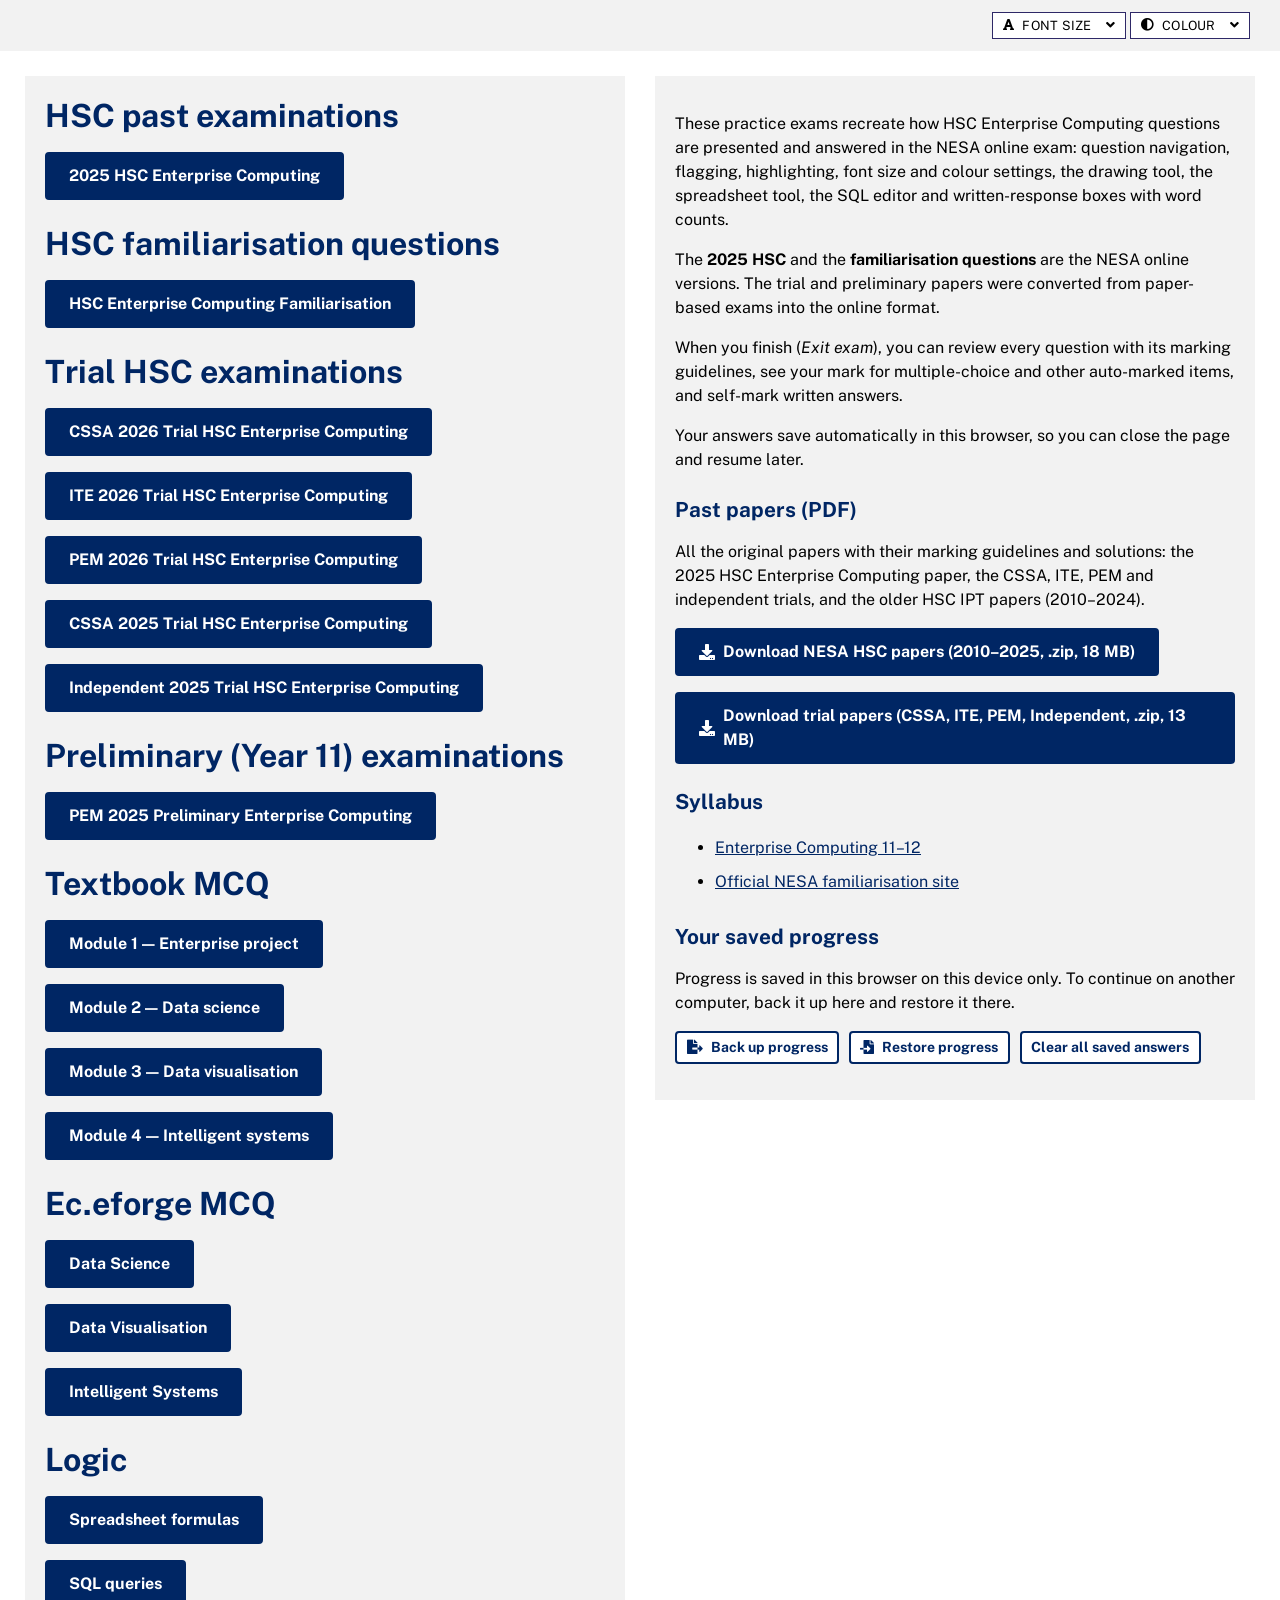
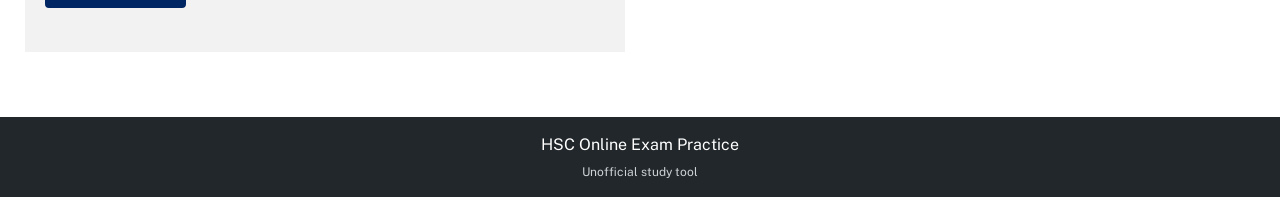
<file: index.html>
<!doctype html>
<html lang="en">
<head>
  <meta charset="utf-8">
  <meta name="viewport" content="width=device-width, initial-scale=1">
  <title>Enterprise Computing</title>
  <link rel="icon" type="image/png" href="img/favicon.png?v=20261103">
  <link rel="preconnect" href="https://fonts.googleapis.com">
  <link rel="stylesheet" href="https://fonts.googleapis.com/css2?family=Public+Sans:ital,wght@0,300;0,400;0,500;0,600;0,700;1,400&display=swap">
  <link rel="stylesheet" href="https://cdnjs.cloudflare.com/ajax/libs/font-awesome/5.15.4/css/all.min.css">
  <link rel="stylesheet" href="css/nesa.css">
  <script src="js/common.js"></script>
</head>
<body>
  <div class="access-bar" id="access-bar"></div>

  <main class="landing">
    <section class="panel" id="exam-sections"></section>
    <section class="panel">
      <p>These practice exams recreate how HSC Enterprise Computing questions are presented and answered in the NESA online exam:
        question navigation, flagging, highlighting, font size and colour settings, the drawing tool, the spreadsheet tool,
        the SQL editor and written-response boxes with word counts.</p>
      <p>The <strong>2025 HSC</strong> and the <strong>familiarisation questions</strong> are the NESA online versions. The trial and
        preliminary papers were converted from paper-based exams into the online format.</p>
      <p>When you finish (<em>Exit exam</em>), you can review every question with its marking guidelines, see your mark for
        multiple-choice and other auto-marked items, and self-mark written answers.</p>
      <p>Your answers save automatically in this browser, so you can close the page and resume later.</p>
      <h3 style="margin-top:1.5rem">Past papers (PDF)</h3>
      <p>All the original papers with their marking guidelines and solutions: the 2025 HSC Enterprise Computing paper,
        the CSSA, ITE, PEM and independent trials, and the older HSC IPT papers (2010–2024).</p>
      <div class="exam-list" style="align-items:flex-start">
        <a class="nsw-button nsw-button--dark" href="downloads/NESA-HSC-Papers.zip" download><i class="fas fa-download"></i> Download NESA HSC papers (2010–2025, .zip, 18 MB)</a>
        <a class="nsw-button nsw-button--dark" href="downloads/Trial-Papers.zip" download><i class="fas fa-download"></i> Download trial papers (CSSA, ITE, PEM, Independent, .zip, 13 MB)</a>
      </div>
      <h3 style="margin-top:1.5rem">Syllabus</h3>
      <ul>
        <li><a href="https://curriculum.nsw.edu.au/learning-areas/tas/enterprise-computing-11-12-2022" target="_blank" rel="noopener">Enterprise Computing 11–12</a></li>
        <li><a href="https://fam.hsconline.nesa.nsw.edu.au/" target="_blank" rel="noopener">Official NESA familiarisation site</a></li>
      </ul>
      <h3 style="margin-top:1.5rem">Your saved progress</h3>
      <p>Progress is saved in this browser on this device only. To continue on another computer, back it up here and restore it there.</p>
      <p id="storage-warning" class="hidden" style="color:#b81237;font-weight:600">This browser is blocking saving for this site (for example a private/incognito window), so answers won't be kept after you close it.</p>
      <p style="display:flex;gap:.6rem;flex-wrap:wrap">
        <button class="nsw-button nsw-button--dark-outline nsw-button--small" id="backup"><i class="fas fa-file-export"></i> Back up progress</button>
        <button class="nsw-button nsw-button--dark-outline nsw-button--small" id="restore"><i class="fas fa-file-import"></i> Restore progress</button>
        <button class="nsw-button nsw-button--dark-outline nsw-button--small" id="clear-all">Clear all saved answers</button>
        <input type="file" id="restore-file" accept=".json,application/json" class="hidden">
      </p>
    </section>
  </main>

  <footer class="site-footer">HSC Online Exam Practice<small>Unofficial study tool</small></footer>

  <script>
    document.getElementById('access-bar').append(makeFontSizeButton(), makeColourButton());

    function statusText(id) {
      var s = store.get('exam:' + id, null);
      if (!s) return '';
      if (s.finished) {
        var r = s.result || {};
        return '<span class="done"><i class="fas fa-check-circle"></i> Completed</span>' + (r.total != null ? ' — ' + r.got + ' / ' + r.total + ' marks' + (r.pending ? ' (' + r.pending + ' marks to self-mark)' : '') : '');
      }
      var n = Object.keys(s.responses || {}).filter(function (k) { var v = s.responses[k]; return v != null && v !== ''; }).length;
      var txt = '<span class="progress"><i class="fas fa-hourglass-half"></i> In progress</span> — ' + n + ' response' + (n === 1 ? '' : 's') + ' saved';
      if (s.score) txt += ' · <span class="n-right"><i class="fas fa-check"></i> ' + s.score.correct + ' correct</span> · <span class="n-wrong"><i class="fas fa-times"></i> ' + s.score.wrong + ' wrong</span>';
      return txt;
    }

    var root = document.getElementById('exam-sections');
    CATALOG.forEach(function (sec) {
      root.appendChild(el('<h2>' + escapeHtml(sec.section) + '</h2>'));
      var list = el('<div class="exam-list"></div>');
      sec.exams.forEach(function (x) {
        list.appendChild(el('<div class="exam-row"><a class="nsw-button nsw-button--dark" href="exam.html?id=' + x.id + '">' + escapeHtml(x.title) + '</a><span class="exam-status">' + statusText(x.id) + '</span></div>'));
      });
      root.appendChild(list);
    });

    if (!store.available()) document.getElementById('storage-warning').classList.remove('hidden');
    document.getElementById('backup').addEventListener('click', function () {
      var data = { app: 'epc-practice', saved: new Date().toISOString(), data: store.exportAll() };
      var a = document.createElement('a');
      a.href = URL.createObjectURL(new Blob([JSON.stringify(data)], { type: 'application/json' }));
      a.download = 'epc-practice-progress-' + new Date().toISOString().slice(0, 10) + '.json';
      document.body.appendChild(a); a.click(); setTimeout(function () { URL.revokeObjectURL(a.href); a.remove(); }, 2000);
    });
    var fileInput = document.getElementById('restore-file');
    document.getElementById('restore').addEventListener('click', function () { fileInput.value = ''; fileInput.click(); });
    fileInput.addEventListener('change', function () {
      var f = fileInput.files[0]; if (!f) return;
      f.text().then(function (txt) {
        var obj = JSON.parse(txt);
        if (!obj || obj.app !== 'epc-practice' || !obj.data) throw new Error('not a progress backup');
        if (!confirm('Restore progress from ' + (obj.saved || 'this file').slice(0, 10) + '? Saved answers for the exams in the backup will be replaced.')) return;
        var n = store.importAll(obj.data);
        alert('Restored ' + n + ' saved item(s).'); location.reload();
      }).catch(function () { alert('That file is not a progress backup from this site.'); });
    });
    document.getElementById('clear-all').addEventListener('click', function () {
      if (!confirm('Delete all saved answers and results for every exam on this computer?')) return;
      CATALOG.forEach(function (sec) { sec.exams.forEach(function (x) { store.remove('exam:' + x.id); }); });
      location.reload();
    });
  </script>
</body>
</html>
</file>
<file: css/nesa.css>
/* HSC online exam practice — styles modelled on the NESA online exam platform (nesa.css / exam.css / toolbar). */
:root {
  --navy: #002664;
  --navy-2: #2e2867;
  --blue: #146cfd;
  --light-blue: #8ce0ff;
  --grey-bg: #f2f2f2;
  --fg: #000000;            /* changed by the COLOUR menu */
  --bg: #ffffff;
  --ui-scale: 1;            /* changed by the FONT SIZE menu */
  --accordian-header-background: #f8f9fa;
  --accordian-border-foreground: #989898;
  --slideshow-arrow-foreground: #146cfd;
}
* { box-sizing: border-box; }
html { font-size: calc(16px * var(--ui-scale)); }
body {
  margin: 0; font-family: 'Public Sans', Arial, sans-serif; font-weight: 400; font-size: 1rem;
  color: var(--fg); background-color: var(--bg); line-height: 1.5;
}
h1 { font-weight: 500; font-size: 1.75em; color: var(--navy); margin: 0; }
h2 { color: var(--navy); font-weight: 700; font-size: 2rem; margin: 0 0 1rem; line-height: 1.25; }
h3 { font-weight: 700; font-size: 1.3em; line-height: 1.33; color: var(--navy); margin: 0 0 10px; }
a { color: var(--navy); }
ul, ol { margin-top: 16px; margin-bottom: 16px; }
li { padding-top: 5px; padding-bottom: 5px; }
img { border: 0; max-width: 100%; }
select, input, textarea, button { font-family: inherit; font-size: inherit; }
.hidden { display: none !important; }
.clickable { cursor: pointer; }

/* ---------- buttons (NSW design system) ---------- */
.nsw-button {
  display: inline-flex; align-items: center; justify-content: center; gap: .5rem;
  font-weight: 700; font-size: 1rem; line-height: 1.5; border-radius: 4px; padding: .625rem 1.375rem;
  border: 2px solid transparent; cursor: pointer; text-decoration: none; min-width: 8rem;
  transition: background .1s;
}
.nsw-button--dark { background: var(--navy); color: #fff; border-color: var(--navy); }
.nsw-button--dark:hover { background: #1a3b73; }
.nsw-button--dark-outline { background: #fff; color: var(--navy); border-color: var(--navy); }
.nsw-button--dark-outline:hover { background: #e6e9f0; }
.nsw-button--light { background: #cbedfd; color: var(--navy); border-color: #cbedfd; }
.nsw-button--danger { background: #b81237; color: #fff; border-color: #b81237; }
.nsw-button:disabled { opacity: .45; cursor: default; }
.nsw-button--small { padding: .25rem .6rem; min-width: auto; font-size: .875rem; }

/* ---------- landing page ---------- */
.site-header { background: #fff; border-bottom: 1px solid #dee3e5; }
.site-header-inner { display: flex; align-items: center; gap: 1.5rem; padding: 1.25rem 30px; }
.site-logo { width: 64px; height: 64px; border-radius: 8px; background: var(--navy); color: #fff; display: grid; place-items: center; font-weight: 800; font-size: 1.1rem; letter-spacing: .5px; }
.site-title { font-size: 1.5rem; font-weight: 700; color: var(--navy); }
.site-subtitle { font-size: .9rem; color: #495054; }
.access-bar { background: var(--grey-bg); padding: .75rem 30px; display: flex; justify-content: flex-end; gap: .25rem; }
.landing { display: grid; grid-template-columns: 1fr 1fr; gap: 30px; padding: 25px; align-items: start; }
.panel { background: var(--grey-bg); padding: 20px; }
.exam-list { display: flex; flex-direction: column; gap: 1rem; margin-bottom: 1.5rem; }
.exam-row { display: flex; align-items: center; gap: 1.25rem; flex-wrap: wrap; }
.exam-row .nsw-button { justify-content: flex-start; text-align: left; }
.exam-status { font-size: .95rem; color: #333; }
.exam-status .done { color: #00804f; font-weight: 600; }
.exam-status .progress { color: #9c5d00; font-weight: 600; }
.exam-status .n-right { color: #00804f; font-weight: 600; }
.exam-status .n-wrong { color: #b81237; font-weight: 600; }
.landing h2 + .exam-list { margin-top: 0; }
.notice { font-size: .9rem; color: #444; border-left: 4px solid var(--blue); padding: .5rem .75rem; background: #fff; }
.site-footer { background: #22272b; color: #fff; text-align: center; padding: 16px 0; margin-top: 40px; }
.site-footer small { font-size: .75em; display: block; margin-top: 6px; color: #cdd3d6; }
@media (max-width: 900px) { .landing { grid-template-columns: 1fr; } }

/* ---------- exam header / intro ---------- */
.exam-header { background: var(--navy); color: #fff; display: flex; align-items: center; justify-content: space-between; padding: 0 25px; height: 54px; }
.exam-header-title { font-weight: 700; font-size: 1.05rem; }
.exam-header-right { display: flex; align-items: center; gap: 1rem; font-weight: 700; }
.timer-chip { background: #fff; color: var(--navy); border-radius: 3px; padding: .1rem .6rem; font-weight: 700; font-variant-numeric: tabular-nums; display: inline-flex; align-items: center; gap: .4rem; }
.timer-chip.warn { background: #ffe6ea; color: #b81237; }
.phase-label { font-weight: 400; font-size: .95rem; }
.hdr-exit { background: transparent; color: #fff; border: 1.5px solid #fff; border-radius: 3px; padding: .15rem .7rem; font-weight: 700; font-size: .9rem; cursor: pointer; display: inline-flex; align-items: center; gap: .4rem; }
.hdr-exit:hover { background: #fff; color: var(--navy); }
.intro { display: grid; grid-template-columns: 1fr 1fr; gap: 30px; padding: 25px; }
.intro h2 { font-weight: 400; font-size: 1.85rem; }
.intro h3 { font-weight: 600; font-size: 1.35rem; margin-top: 1.25rem; }
.intro .feature.aqua { background: #d0eeee; padding: 16px 20px; }
.intro .feature.aqua h3 { color: #000; font-weight: 400; margin: 0 0 .3rem; }
.intro .feature.aqua ul { margin: 0; padding-left: 1rem; }
.intro .feature.aqua li { padding: 2px 0; }
.intro-right { background: var(--grey-bg); align-self: start; padding-bottom: 20px; }
.intro-actions { padding: 16px 16px 0; display: flex; flex-direction: column; gap: 1rem; align-items: flex-start; }
.mode-choice { display: flex; flex-direction: column; gap: .4rem; }
.mode-choice label { display: flex; gap: .5rem; align-items: flex-start; cursor: pointer; }
.mode-choice input { margin-top: .35rem; }
.mode-choice small { color: #555; display: block; }
.resume-note { font-size: .95rem; color: #333; }
@media (max-width: 900px) { .intro { grid-template-columns: 1fr; } }

/* ---------- navigation bar + toolbar ---------- */
.nav-bar { background: var(--grey-bg); display: flex; align-items: center; padding: 0 20px; position: relative; z-index: 20; min-height: 59px; }
.nav-wrapper { flex: 1 1 auto; display: flex; align-items: center; gap: 0; user-select: none; overflow: hidden; padding: 14px 0 10px; }
.nav-elems { display: flex; flex-wrap: nowrap; gap: 5px; }
.nav-elem {
  background: #fff; border: 1px solid var(--navy); color: var(--navy); width: 2em; min-width: 2em; height: 2em;
  display: inline-flex; align-items: center; justify-content: center; cursor: pointer; position: relative; font-size: 1rem;
}
.nav-elem:focus { box-shadow: 0 0 3px var(--navy); outline: none; }
.nav-elem-current { background: var(--navy); color: #fff; }
.nav-elem-current::after { content: ''; position: absolute; bottom: -7px; left: -1px; right: -1px; height: 1px; background: var(--navy); }
.nav-elem .nav-answered { position: absolute; top: -.55em; right: -.55em; color: #2ecc71; font-size: .9em; background: #fff; border-radius: 50%; line-height: 1; }
.nav-elem .nav-wrong { position: absolute; top: -.55em; right: -.55em; color: #d7153a; font-size: .9em; background: #fff; border-radius: 50%; line-height: 1; }
.nav-elem .nav-dot { position: absolute; top: -.4em; right: -.4em; color: #146cfd; font-size: .55em; background: #fff; border-radius: 50%; line-height: 1; border: 2px solid #fff; }
.nav-elem .nav-flagged { position: absolute; top: -1.15em; left: 50%; transform: translateX(-50%); color: var(--blue); font-size: .7em; }
.nav-elem.review-correct { border-color: #00804f; }
.nav-elem.review-wrong { border-color: #b81237; }
.nav-arrow { background: #fff; border: 1px solid var(--navy); color: var(--navy); width: 1.6em; height: 2em; cursor: pointer; margin: 0 6px; flex: 0 0 auto; }
.nav-arrow:disabled { opacity: .3; cursor: default; }
.nav-toolbar { margin-left: auto; flex-shrink: 0; display: flex; gap: 4px; padding: 10px 0 10px 16px; }
.tb { position: relative; font-size: .8rem; user-select: none; }
.tb-top {
  border: 1px solid var(--navy-2); background: #fff; padding: .35em 10px; display: inline-flex; align-items: center; gap: 8px;
  cursor: pointer; height: 2.1em; white-space: nowrap; letter-spacing: .02em;
}
.tb-top .chev { margin-left: 6px; font-size: 1.1em; }
.tb-top.expanded, .tb-top:focus, .tb-top:hover { background: #cdcdcd; outline: none; }
/* NESA: an open menu's arrow becomes a white up-arrow on a navy block, and a white bridge joins the button to its menu */
.tb-top.expanded .chev { align-self: stretch; display: flex; align-items: center; background: #2e2867; color: #fff; margin: -.35em -10px -.35em 6px; padding: 0 4px; }
.tb-top.expanded + .tb-dropdown::before { content: ''; position: absolute; right: -1px; top: -3px; height: 4px; width: var(--tb-w, 100%); background: #fff; border-left: 1px solid var(--navy-2); border-right: 1px solid var(--navy-2); box-sizing: border-box; }
.tb-top .fa-flag { color: var(--blue); }
.tb-top.flagged { background: #cdcdcd; }
.tb-info .tb-top { border-color: #b81237; color: #b81237; }
.tb-info .tb-top:hover { background: #b81237; color: #fff; }
.tb-dropdown { position: absolute; right: 0; top: calc(100% + 2px); background: #fff; border: 1px solid var(--navy-2); padding: .6em; min-width: 100%; z-index: 30; font-size: 1rem; }
.tb-dropdown p { margin: 0 0 4px; font-size: .85rem; }
.hl-colours { display: grid; grid-template-columns: repeat(3, 2.4em); gap: 4px; margin-bottom: 6px; }
.hl-btn { height: 2em; cursor: pointer; border: 1px solid; }
.hl-yellow { background: #f7ee94; border-color: #f3e54c; }
.hl-blue { background: #b5e2f1; border-color: #2fbee1; }
.hl-red { background: #f3aec0; border-color: #e62278; }
.hl-btn.selected { box-shadow: 0 0 0 2px var(--navy); }
.hl-none { border: 1px solid #969796; text-align: center; padding: .25em; cursor: pointer; font-size: .85rem; }
.hl-none.selected { box-shadow: 0 0 3px var(--navy-2); }
.font-opts { list-style: none; margin: 0; padding: 0; min-width: 9em; }
.font-opts li { padding: .35em .4em .35em 1.8em; cursor: pointer; position: relative; font-size: .9rem; }
.font-opts li:hover { background: #eef2f6; }
.font-opts li.on::before { content: '\f00c'; font-family: 'Font Awesome 5 Free'; font-weight: 900; position: absolute; left: .4em; }
.colour-opts { display: grid; grid-template-columns: auto auto; gap: .6em 1.2em; align-items: center; font-size: .85rem; min-width: 14em; }
.colour-opts input[type=color] { width: 3em; height: 1.8em; padding: 0; border: 1px solid #999; }
.colour-reset { grid-column: 1 / -1; text-align: center; font-size: .85rem; }

/* ---------- question area ---------- */
.exam-main { position: fixed; top: 108px; left: 0; right: 0; bottom: 0; overflow: hidden; background: var(--bg); color: var(--fg); }
body.has-review-bar .exam-main { bottom: 0; }
.group { position: absolute; inset: 0; display: block; }
.group:not(.active) { display: none !important; }
.group-onecol { overflow-y: auto; height: 100%; padding: 20px 25px 40px; }
.group-twocol { display: flex; height: 100%; }
.col-left { overflow: auto; padding: 20px 10px 40px 25px; margin-right: 12px; flex: 0 0 calc(13px + (100% - 50px) * .5); min-width: 0; box-sizing: border-box; }
.col-right { overflow: auto; padding: 20px 0 40px 12px; margin-right: 25px; flex: 1 1 0; min-width: 0; box-sizing: border-box; }
.layout-3 .col-left { flex-basis: calc(13px + (100% - 50px) * .34); }   /* NESA: % of the area inside the 25px side margins */
.col-divider { display: none; }   /* NESA has no divider bar: each column just scrolls (grey scrollbar) when needed */
.group-title { display: flex; align-items: center; gap: 1rem; flex-wrap: wrap; margin-bottom: 20px; }
.group-title h3 { margin: 0; padding: 0; display: inline-block; }
.q-section { background: #cbedfd; color: var(--navy); font-size: .85rem; font-weight: 600; padding: .15rem .55rem; border-radius: 3px; }
.stimulus { margin-bottom: 20px; }
.stimulus p:first-child { margin-top: 0; }
/* NESA: parts (a), (b)... sit directly on top of each other, so a multipart question reads as one grey box */
.items { display: flex; flex-direction: column; gap: 0; }
.item { background: var(--grey-bg); border-left: 8px solid var(--navy); padding: 12px; }
body.custom-colours .item { background: transparent; }
.item-header { display: flow-root; }
.item-buttons { float: right; padding-left: 16px; display: flex; gap: .5rem; flex-wrap: wrap; justify-content: flex-end; }
.item-buttons .nsw-button { min-width: 6rem; padding: .1rem .6rem; }
.item-question { font-weight: 700; }
.item-question p:first-child { margin-top: 0; }
.item-question .q-part { display: flex; gap: .9em; }
.item-question .q-part-label { flex: 0 0 auto; }
.item-question .q-marks { white-space: nowrap; }
.item-question table, .item-question pre, .item-question ul:not(.hoa-ul):not(.hoa-q-mc-checkbox) { font-weight: 400; }
.item-question-minimised .item-control { display: none; }
.item-control { margin-top: 0; }
.item.minimised .item-control, .item.minimised .item-extra { display: none; }
.action-bar { display: flex; gap: 20px; margin-top: 16px; }
.action-bar .nsw-button { min-width: 11rem; }
.reading-banner { background: #fff4cf; border: 1px solid #f9be00; padding: .5rem .8rem; margin-bottom: 1rem; font-weight: 600; }

/* item: multiple choice */
.mc-table { border: none; border-collapse: collapse; margin-top: 0; font-weight: 400; }
.mc-table td { border: none; padding: .2em .6em .2em .3em; vertical-align: baseline; }
.mc-table td.radio { width: auto; }
.mc-table label { cursor: pointer; }
.mc-table input { cursor: pointer; margin: 0; width: 13px; height: 13px; }
input[type=radio], input[type=checkbox] { accent-color: #d7153a; }

/* item: written response (CKEditor) */
.word-count { text-align: right; color: #4d4d4d; line-height: 1.5em; margin-top: 0; font-weight: 400; }
.word-count.over { color: #b81237; }
.cke_path, .cke_bottom .cke_path { display: none !important; }
.cke_chrome { border-color: #d1d1d1 !important; }
.text-fallback { width: 100%; min-height: 8em; font: inherit; padding: 8px; border: 1px solid #d1d1d1; }

/* formula composer */
.mq-tools { display: flex; flex-wrap: wrap; gap: 4px; margin-bottom: 8px; }
.mq-btn { min-width: 2.4em; height: 2em; border: 1px solid #c8ced3; background: #f6f7f9; cursor: pointer; border-radius: 3px; font-size: 1rem; }
.mq-btn:hover { background: #e6e9f0; }
.mq-box { border: 2px solid var(--blue); border-radius: 3px; padding: 10px; min-height: 3.2em; font-size: 1.25rem; }
.mq-box .mq-editable-field { border: none !important; box-shadow: none !important; min-width: 100%; }
.epc-math { white-space: nowrap; }

/* item: iframes (spreadsheet / drawing) */
.embed-frame { width: 100%; border: 1px solid #dadee0; background: #fff; display: block; resize: none; overflow: hidden; }
.embed-wrap { position: relative; }
.embed-loading { position: absolute; inset: 0; display: grid; place-items: center; color: #555; font-weight: 400; pointer-events: none; }
body.item-fs .exam-main { z-index: 12000; }
.item.fullscreen { position: fixed; inset: 0; z-index: 10000; border-left: none; display: flex; flex-direction: column; padding: .5rem; }
.item.fullscreen .item-control { flex: 1; display: flex; flex-direction: column; min-height: 0; }
.item.fullscreen .embed-wrap { flex: 1; position: relative; min-height: 0; }
.item.fullscreen .embed-frame { position: absolute; inset: 0; width: 100%; height: 100% !important; resize: none; }
.item.fullscreen .sql-wrap { flex: 1; min-height: 0; }
.item.fullscreen .sql-editor { flex: 1; height: auto !important; min-height: 120px; }
.item.fullscreen .item-extra { display: none; }

/* item: SQL */
.sql-wrap { background: #fff; border: 1px solid #d1d1d1; display: flex; flex-direction: column; font-weight: 400; }
.sql-tab { color: #0089b3; text-align: center; padding: .55em; border-bottom: 2px solid #0089b3; font-size: .95rem; }
.sql-editor { height: 140px; font-size: 15px; }
.sql-resizer { height: 6px; cursor: row-resize; background: #f4f4f4; border-top: 1px solid #ddd; border-bottom: 1px solid #ddd; }
.sql-results { min-height: 100px; max-height: 340px; overflow: auto; padding: .6em .8em; }
.sql-results .muted { color: #555; }
.sql-results .err { color: #b81237; white-space: pre-wrap; }
.sql-results table { border-collapse: collapse; font-size: .92rem; }
.sql-results th, .sql-results td { border: 1px solid #c8c8c8; padding: 3px 8px; text-align: left; }
.sql-results th { background: rgba(95, 204, 245, .3); }

/* item: sortable (drag and drop) */
.sortable > div { cursor: grab; background: #fff; }
.sortable > div::before { content: '\2237'; padding-right: .3em; color: #555; }
.sortable-ghost { opacity: .4; }
.order-list { display: inline-block; border: 1px solid currentColor; font-weight: 400; min-width: 16em; }
.order-head, .order-row { display: flex; }
.order-head { background: rgba(95, 204, 245, .3); font-weight: 700; border-bottom: 1px solid currentColor; }
.order-row { border-bottom: 1px solid currentColor; }
.order-row:last-child { border-bottom: none; }
.order-cell { padding: 3px 8px; flex: 1; border-right: 1px solid currentColor; }
.order-cell:last-child { border-right: none; }
.order-handle { padding: 3px 6px; color: #555; }

/* stimulus helpers */
.zoomable, .zoom-window img { cursor: zoom-in; }
.zoom-window .box img, .zoom-window-border2 img, .zoom-box img { width: 100%; height: auto; display: block; }
.stimulus img, .item-question img { max-width: 100%; height: auto; }
.zoom-window-border2, .zoom-box { border: 3px solid var(--light-blue); border-radius: 5px; display: inline-block; padding: .4em; position: relative; }
.lightbox { position: fixed; inset: 0; background: rgba(0, 0, 0, .8); z-index: 20000; display: flex; align-items: center; justify-content: center; cursor: zoom-out; }
.lightbox img { max-width: 95vw; max-height: 92vh; background: #fff; box-shadow: 0 0 20px rgba(0,0,0,.5); }
.lightbox .lb-close { position: absolute; top: 12px; right: 16px; color: #fff; font-size: 1.6rem; cursor: pointer; }
.slideshow-ui { position: relative; }
.slideshow { position: relative; }
.slideshow-arrow { position: absolute; top: 0; height: 100%; font-size: 4em; cursor: pointer; color: var(--slideshow-arrow-foreground); display: flex; flex-direction: column; justify-content: center; z-index: 2; padding: 0 .1em; }
.slideshow-arrow-left { left: 0; } .slideshow-arrow-right { right: 0; }
.slideshow-image { text-align: center; padding: 0 1em; cursor: zoom-in; }
.slideshow-image img { width: 100%; object-fit: contain; }
.slideshow-list { text-align: center; padding: 0; margin: 0; font-size: 1.3em; color: var(--blue); list-style: none; }
.slideshow-list li { display: inline; cursor: pointer; padding: 0 2px; }
video { max-width: 100%; }

/* highlighter */
.highlighted.yellow { background-color: #f7ee94; }
.highlighted.blue { background-color: #7cffff; }
.highlighted.red { background-color: #f3aec0; }
body.hl-on .highlighter-text { cursor: text; }
body.hl-on .highlighter-text, body.hl-on .highlighter-text * { cursor: url("data:image/svg+xml;utf8,<svg xmlns='http://www.w3.org/2000/svg' width='24' height='24'><path d='M3 21l3-1 12-12-2-2L4 18z' fill='%23333'/></svg>") 2 22, text; }

/* modals */
.modal-bg { position: fixed; inset: 0; background: rgba(0, 0, 0, .7); z-index: 15000; display: flex; align-items: center; justify-content: center; }
.modal { background: #fff; color: #000; width: min(560px, 92vw); padding: 24px; border-radius: 2px; box-shadow: 0 6px 30px rgba(0,0,0,.4); }
.modal h3 { margin-top: 0; }
.modal-buttons { display: flex; justify-content: space-between; gap: 1rem; margin-top: 1.25rem; flex-wrap: wrap; }
.info-modal { position: fixed; inset: 8px; background: #fff; z-index: 16000; overflow: auto; padding: 20px 26px; box-shadow: 0 0 0 9999px rgba(0,0,0,.6); font-size: .9rem; }
.info-modal .close-x { position: sticky; top: 0; float: right; background: #b81237; color: #fff; border: none; padding: .4em .8em; cursor: pointer; z-index: 2; }
.info-grid { display: grid; grid-template-columns: 1fr 1fr; gap: 40px; }
.info-modal h2 { font-size: 1.2rem; font-weight: 700; margin: 0 0 .6rem; }
.info-modal h4 { margin: 1rem 0 .2rem; font-size: 1rem; }
.info-modal p { margin: .2rem 0 .5rem; }
.info-legend { display: grid; grid-template-columns: 4em 1fr; gap: .6rem 1rem; align-items: center; margin: .8rem 0; }
.info-legend .nav-elem { margin: 0 auto; }
.info-tool { display: grid; grid-template-columns: 9em 1fr; gap: .5rem 1rem; align-items: center; margin: .6rem 0; }
@media (max-width: 900px) { .info-grid { grid-template-columns: 1fr; } }

/* ---------- review / marking mode ---------- */
.review-bar { background: #e5f6e6; border-bottom: 1px solid #b6dfb8; padding: .4rem 25px; display: flex; gap: 1rem; align-items: center; flex-wrap: wrap; font-size: .95rem; }
.item-extra { margin-top: 12px; }
.item-extra:empty { margin-top: 0; }
.guide-box { background: #fff; border: 2px solid #00804f; padding: 10px 14px; font-weight: 400; }
.guide-box > summary { font-weight: 700; color: #00804f; cursor: pointer; }
.guide-box table { margin: .5rem 0; }
.self-mark { display: flex; align-items: center; gap: .6rem; margin-top: .6rem; font-weight: 700; }
.self-mark select { padding: .2em .4em; }
.auto-mark { font-weight: 700; margin-top: .4rem; }
.auto-mark.correct { color: #00804f; } .auto-mark.wrong { color: #b81237; }
.check-box { margin-top: .75rem; border: 2px solid #00804f; border-radius: 4px; padding: .6rem .8rem; background: #f2fbf4; }
.check-box.wrong { border-color: #b81237; background: #fff5f7; }
.check-head { font-weight: 700; color: #00804f; display: flex; flex-wrap: wrap; align-items: baseline; gap: .4rem; }
.check-head > i { flex: 0 0 auto; }
.check-msg { flex: 1 1 10rem; }
.check-box.wrong .check-head { color: #b81237; }
.check-score { margin-left: auto; font-weight: 600; color: #333; font-size: .9em; }
.check-guide { margin-top: .4rem; color: #000; }
.check-guide p { margin: .3rem 0; }
body.custom-colours .check-box { background: transparent; }
body.custom-colours .check-guide, body.custom-colours .check-score { color: inherit; }
/* spreadsheet formula questions */
.fx-sheet-wrap { overflow-x: auto; margin: .25rem 0 .75rem; }
.fx-sheet { border-collapse: collapse; font-size: .92em; background: #fff; color: #000; }
.fx-sheet th, .fx-sheet td { border: 1px solid #c6c6c6; padding: 3px 8px; min-width: 3.5em; height: 1.6em; white-space: nowrap; }
.fx-sheet th { background: #eef0f2; color: #333; font-weight: 600; text-align: center; }
.fx-sheet tbody th { min-width: 2em; }
.fx-sheet td.num { text-align: right; }
.fx-sheet td.fx-target { background: #fff6c2; outline: 2px solid #146cfd; outline-offset: -2px; }
.fx-sheet td.fx-fill { background: #fffbe3; }
.fx-sheet td.fx-err { color: #b81237; }
.fx-row { display: flex; align-items: center; gap: .5rem; margin: .4rem 0; flex-wrap: wrap; }
.fx-cell { font-weight: 700; min-width: 2.6em; }
.fx-eq { font-style: italic; color: #555; font-family: Georgia, serif; }
.fx-input { flex: 1 1 18rem; max-width: 34rem; font-family: Consolas, Menlo, monospace; font-size: 1em; padding: .35rem .5rem; border: 2px solid #146cfd; border-radius: 3px; }
.fx-input[readonly] { background: #f4f4f4; border-color: #999; }
.fx-note { color: #555; font-size: .88em; }
.fx-mark.ok { color: #00804f; } .fx-mark.bad { color: #b81237; }
.formula-results td:last-child { text-align: center; }
.check-detail table { margin: .4rem 0; }
.check-detail .label { font-size: .8rem; text-transform: uppercase; letter-spacing: .05em; color: #555; font-weight: 700; margin: .4rem 0 .2rem; }
.sql-check { margin-top: .5rem; }
.sql-check > p { margin: 0 0 .4rem; }
.sql-check > p .fa-times-circle { color: #b81237; }
.sql-check .label { font-size: .8rem; text-transform: uppercase; letter-spacing: .05em; color: #555; font-weight: 700; margin-bottom: .25rem; }
.sql-check table { border-collapse: collapse; margin: 0 0 .5rem; }
.sql-check th, .sql-check td { border: 1px solid currentColor; padding: 3px 6px; text-align: left; }
.sql-check th { background: rgba(95, 204, 245, .3); }
.mc-table tr.is-answer td { background: #d8f5df; }
.mc-table tr.is-wrong td { background: #ffe0e6; }
.input-correct { outline: 3px solid #2ecc71 !important; }
.input-wrong { outline: 3px solid #e62278 !important; }
.results { max-width: 1100px; margin: 0 auto; padding: 25px; }
.results-summary { display: flex; gap: 1.5rem; flex-wrap: wrap; margin: 1rem 0 1.5rem; }
.stat { background: var(--grey-bg); padding: 14px 18px; min-width: 12rem; }
.stat b { display: block; font-size: 1.8rem; color: var(--navy); }
.results table { width: 100%; border-collapse: collapse; }
.results th, .results td { border: 1px solid #dde5ed; padding: 6px 8px; text-align: left; }
.results th { background: #eef2f6; }
.results td.num { text-align: right; font-variant-numeric: tabular-nums; }

/* ---------- NESA question HTML classes (from exam.css / nesa.css) ---------- */
table:not(.ninja):not(.mc-table) { border-collapse: collapse; }
.hoa-q { font-weight: bold; margin-top: 0; margin-bottom: .5em; }
.hoa-q-1em { font-weight: bold; margin-top: 0; margin-bottom: 1em; }
.hoa-q-0em { font-weight: bold; margin-top: 0; margin-bottom: 0; }
.hoa-q-no-number { font-weight: bold; margin-top: 0; margin-bottom: 1em; }
.hoa-p-1em { margin-top: 0; margin-bottom: 1em; } .hoa-p-0em { margin: 0; } .hoa-p-05em { margin-top: 0; margin-bottom: .5em; } .hoa-p-025em { margin-top: .25em; }
.hoa-code { font-family: Consolas, 'Courier New', monospace !important; font-weight: 400; white-space: pre-wrap; background: #fff; border: 1px solid #ddd; padding: .5em .7em; }
.hoa-input { border: 2px solid #146cfd; border-radius: 3px; padding: 5px 3px; }
.hoa-select { border: 2px solid #146cfd; border-radius: 3px; padding: 3px; background: #fff; }
.hoa-select-tight { border: 2px solid #146cfd; border-radius: 0; padding: 0; }
.hsc-input { padding: .2rem; border-radius: 3px; border: 2px dashed #0085b3; vertical-align: middle; width: 100%; font-size: 1rem; }
.hoa-blank-cell { border: none !important; background-color: transparent !important; }
.hoa-blue-th { background-color: rgba(95, 204, 245, .3) !important; font-weight: bold !important; }
.hoa-midcentre { text-align: center !important; vertical-align: middle !important; }
.alignmid { vertical-align: middle !important; }
.no-font-size { font-size: 14px !important; }
ul.hoa-ul { display: block; margin: 0; padding-inline-start: .8em; }
ul.hoa-ul li { display: list-item; margin-top: 0 !important; font-weight: bold; padding-top: 5px; }
span.hoa-li-span { position: relative; left: 1em; }
ul.hoa-ul li { margin-right: 1em; }
ul.hoa-ul-2 { margin-top: 0; margin-left: 0; }
ul.hoa-ul-2 li { display: list-item; padding-top: .3em; padding-bottom: 0; }
ul.hoa-q-mc-checkbox { padding-left: 0; margin-left: 0; font-weight: 400; }
ul.hoa-q-mc-checkbox li { list-style-type: none; padding: .15em 0; }
input.hoa-checkbox { margin-right: 1em; }
.hoa-table-multiselect { border-spacing: 0; border-collapse: collapse; width: auto; display: inline-block; margin: 0; font-weight: 400; }
.hoa-table-multiselect th { padding: 3px 6px; text-align: left; font-weight: bold; border: 1px solid currentColor; background-color: rgba(95, 204, 245, .3); }
.hoa-table-multiselect td { padding: 3px 6px; text-align: left; border: 1px solid currentColor; }
.hoa-table-multiselect .centre { text-align: center; }
.hoa-table-multiselect img, .mc-table img { max-width: 170px; max-height: 90px; width: auto !important; object-fit: contain; display: block; }
.hoa-table-normal { border-spacing: 0; border-collapse: collapse; margin: 10px 0; font-weight: 400; }
.hoa-table-normal th { text-align: left; font-weight: bold; border: 1px solid currentColor; background-color: rgba(95, 204, 245, .3); padding: 3px 6px; }
.hoa-table-normal td { border: 1px solid currentColor; padding: 3px 6px; vertical-align: top; }
.hoa-box-blue { border: 3px solid #8ce0ff; padding: 1em; margin-top: 1em; }
.hsc-table-two-by-two { border-spacing: 0; border-collapse: collapse; border: none; width: auto; margin: 10px 0; display: inline-block; }
.hsc-table-two-by-two td { border: none; padding: 3px 6px; }
.hsc-tooltip { display: inline-block; position: relative; }
.hsc-tooltip .hsc-tooltiptext { visibility: hidden; width: 22rem; background-color: #cdd3d6; color: #000; font-weight: 300; font-size: 1rem; text-align: left; padding: 1rem; border-radius: 6px; position: absolute; left: -2rem; top: 2.5rem; z-index: 1000; }
.hsc-tooltip:hover .hsc-tooltiptext, .hsc-tooltip:focus .hsc-tooltiptext { visibility: visible; }
.hsc-tooltip.nsw-button { min-width: auto; padding: .2rem .5rem; font-size: .9rem; }
.item-question .hoa-table-normal, .stimulus .hoa-table-normal { color: inherit; }
.item code.initial { display: none; }
.accordian .accordian-header { background-color: var(--accordian-header-background); cursor: pointer; padding: .2rem; border: 1px solid var(--accordian-border-foreground); font-weight: bold; }
.accordian .accordian-content { padding: 0 1rem; border: 1px solid var(--accordian-border-foreground); display: none; }
.accordian .accordian-item.active .accordian-content { display: block; }

/* ---------- NESA "Formula" panel (Σ button in text boxes) ---------- */
.conc-formula { position: fixed; z-index: 10200; width: 496px; max-width: calc(100vw - 8px); background: #f0f0f0; box-shadow: 0 0 3px rgba(0,0,0,.15), 0 6px 24px rgba(0,0,0,.18); font-family: 'Open Sans', 'Public Sans', sans-serif; font-size: 16px; color: #000; user-select: none; }
.conc-formula-header { position: relative; background: #f0f0f0; padding: 10px; border-radius: 2px 2px 0 0; cursor: move; height: 45px; box-sizing: border-box; }
.conc-formula-grip { position: absolute; left: 50%; top: 19px; transform: translateX(-50%); display: flex; gap: 3px; }
.conc-formula-grip span { width: 4px; height: 4px; border-radius: 50%; background: #555; }
.conc-formula .close-btn, .conc-formula .ok-btn { position: absolute; top: 6px; font-size: 24px; line-height: 30px; cursor: pointer; color: #000; }
.conc-formula .close-btn { right: 38px; } .conc-formula .ok-btn { right: 10px; }
.conc-formula-input { background: #fff; border: 1px solid #ddd; padding: 20px; min-height: 65px; box-sizing: border-box; font-family: Symbola, 'Times New Roman', serif; font-size: 20px; user-select: text; }
.conc-formula-input .mq-editable-field { display: block; width: 100%; border: 0 !important; box-shadow: none !important; min-height: 1.2em; }
.conc-formula-hint { background: #f0f0f0; padding: 5px 10px 0; height: 24px; box-sizing: border-box; font-family: Symbola, 'Times New Roman', serif; }
.conc-formula-row { display: flex; }
.conc-formula .fkey { flex: 1 1 0; min-width: 0; height: 56px; border: 0; margin: 0; padding: 1px 6px; font-family: 'Public Sans', sans-serif; font-size: 16px; color: #333; cursor: pointer; border-radius: 0; }
.conc-formula .fkey .mq-math-mode, .conc-formula .fkey .mq-math-mode * { cursor: pointer; font-size: 16px; }
.conc-formula .yellow-btn { background: #fcfcd3; } .conc-formula .gray-btn { background: #ddd; } .conc-formula .blue-btn { background: #e6f2fc; } .conc-formula .light-gray-btn { background: #f0f0f0; }
.conc-formula .fkey:hover { filter: brightness(.94); }
.conc-formula .fkey:active { filter: brightness(.88); }
.conc-formula-symbols-toggle { text-align: right; padding: 10px 0 6px; }
.conc-formula-symbols-toggle a { color: #002664; font-weight: 700; text-decoration: underline; cursor: pointer; }
.conc-formula-symbols { display: flex; flex-wrap: wrap; padding: 0 0 4px; }
.conc-formula .symbol-btn { flex: 0 0 35px; width: 35px; height: 34px; padding: 0; margin: 0 1px 1px 0; font-family: Symbola, 'Times New Roman', serif; }
.conc-formula-footer { display: flex; justify-content: space-between; align-items: center; padding: 8px 10px 12px 28px; }
.conc-formula-footer label { cursor: pointer; } .conc-formula-footer input { margin: 0 4px 0 6px; }
.conc-formula-footer .display-selector { line-height: 1.6; }
.conc-formula-footer .display-selector br { display: none; }
.conc-formula-footer .fbtns { display: flex; gap: 6px; }
.conc-formula-footer button { width: 70px; height: 29px; border-radius: 2px; font: 16px 'Open Sans', sans-serif; cursor: pointer; padding: 2px 5px; }
.conc-formula-footer .f-ok { background: #3972b8; border: 1px solid #3066ae; color: #fff; }
.conc-formula-footer .f-cancel { background: #fff; border: 1px solid #ddd; color: #000; }
.epc-math-block { text-align: center; margin: .4em 0; }

.cke_dialog_ui_labeled_required { display: none; }   /* NESA's (older) CKEditor shows no * on required fields */
.conc-formula-symbols[hidden] { display: none; }
.conc-formula .fkey .mq-empty { background: transparent !important; border: 1px solid #777; display: inline-block; min-width: .45em; min-height: .75em; vertical-align: middle; box-sizing: border-box; }
.conc-formula .fkey .sym { font-family: Symbola, 'Times New Roman', serif; font-size: 18px; }

/* NESA scrollbars: 16px, grey thumb, light track with a soft inset shadow (only appear when content overflows) */
::-webkit-scrollbar { width: 16px; height: 16px; background-color: #f5f5f5; }
::-webkit-scrollbar-thumb { background-color: #b7b7b7; }
::-webkit-scrollbar-track { box-shadow: inset 0 0 6px rgba(0,0,0,.3); background-color: #f5f5f5; }
.nav-wrapper::-webkit-scrollbar { display: none; }
/* narrow windows: like NESA, hide the question numbers and stack the arrows */
.nav-bar.nav-compact .nav-wrapper { display: none; }
.nav-bar.nav-compact { padding-left: 62px; min-height: 76px; }
.nav-bar.nav-compact .nav-arrow { position: absolute; left: 20px; margin: 0; width: 1.6em; height: 1.65em; display: inline-block !important; }
.nav-bar.nav-compact #nav-left { top: 6px; } .nav-bar.nav-compact #nav-right { top: calc(6px + 1.65em - 1px); }
/* written response box: NESA has 8px padding all round and no paragraph gaps inside the editor */
.cke_wysiwyg_div { padding: 8px !important; }
.cke_wysiwyg_div p, .cke_wysiwyg_div ul, .cke_wysiwyg_div ol, .cke_wysiwyg_div dl { margin: 0; }
</file>
